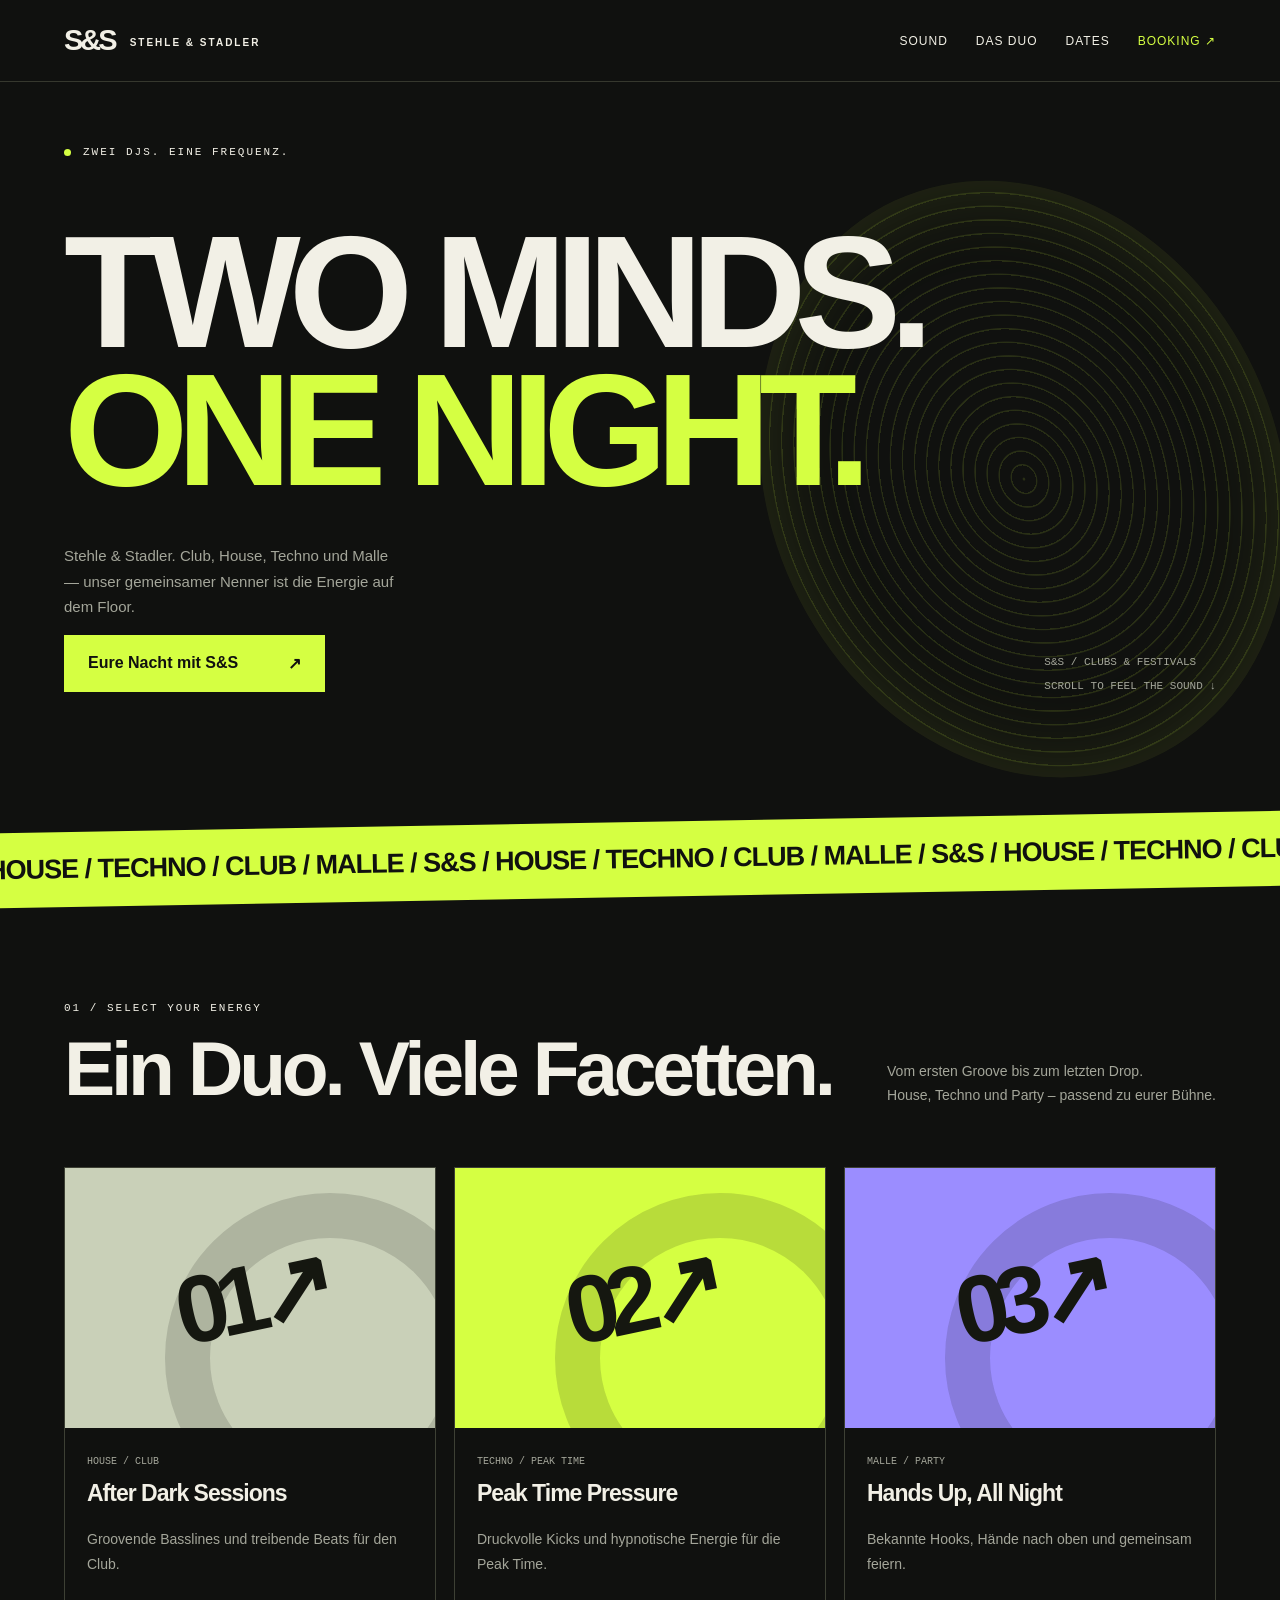
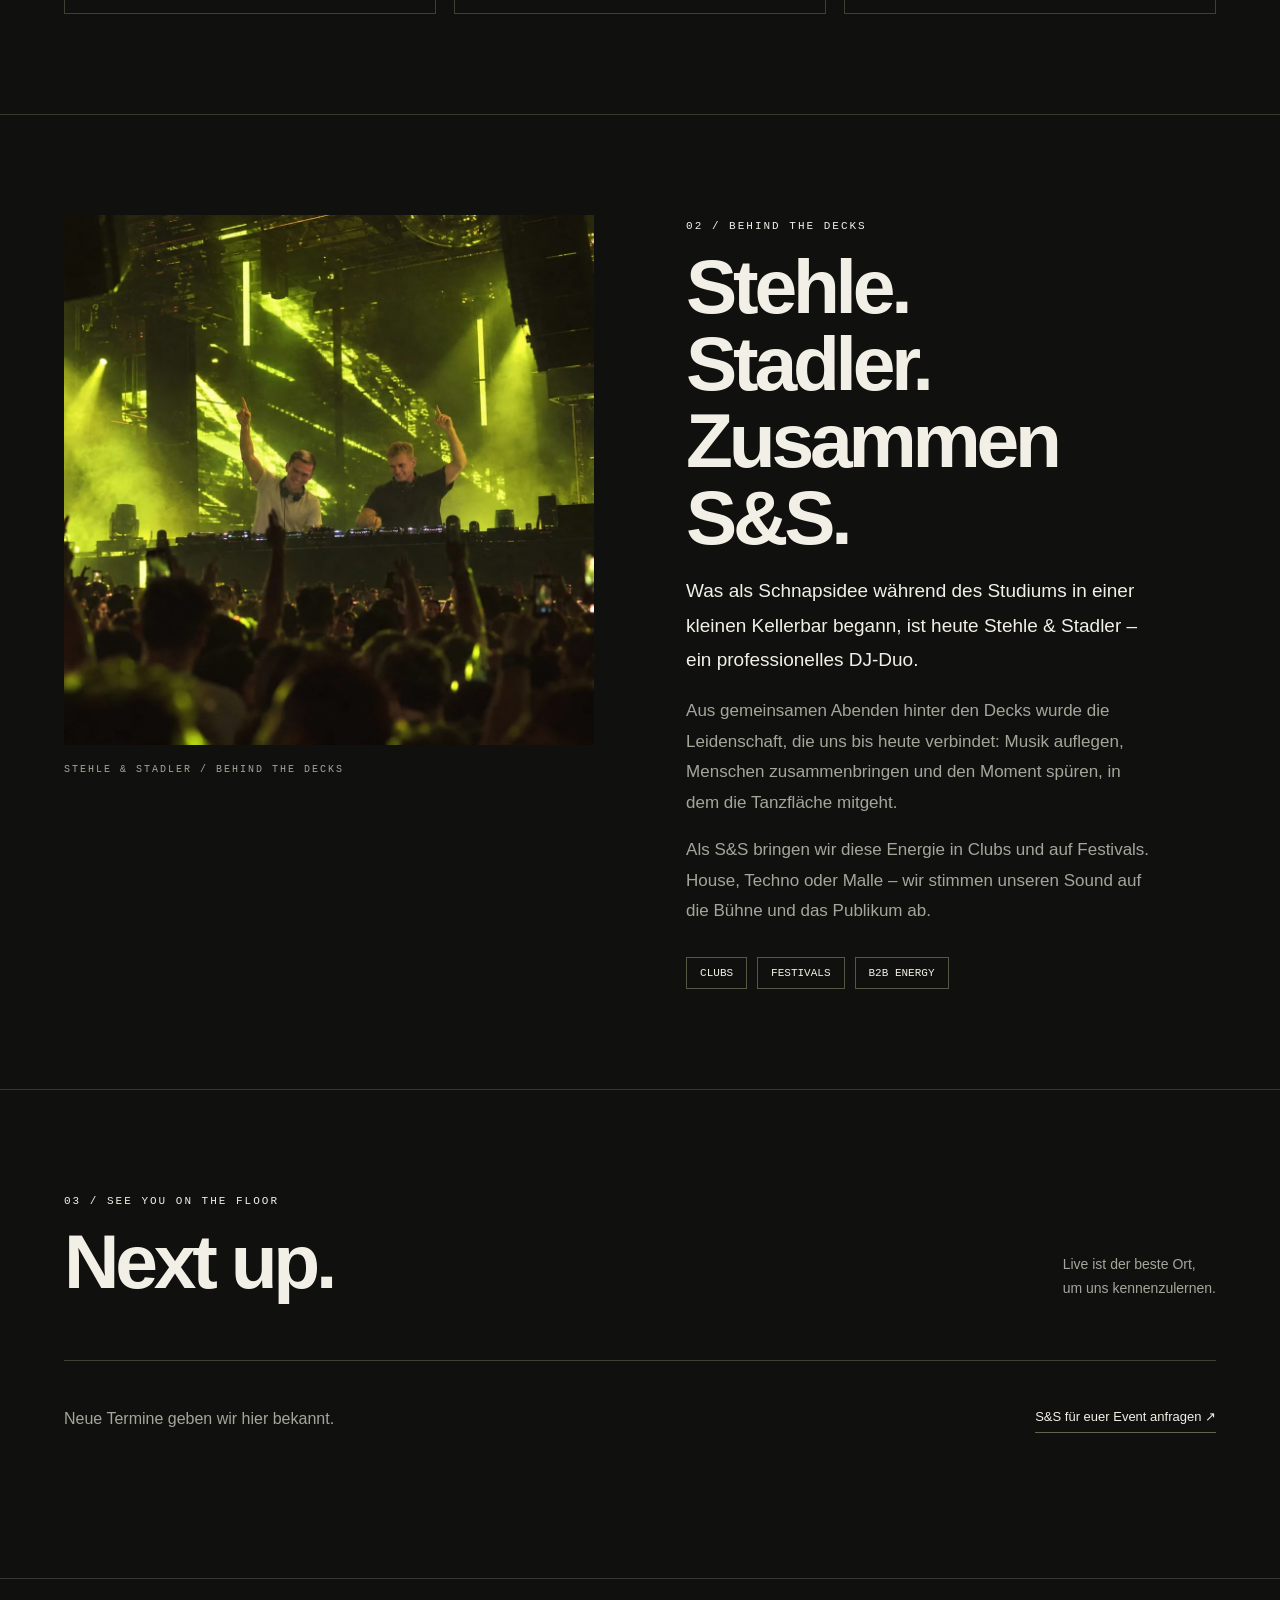
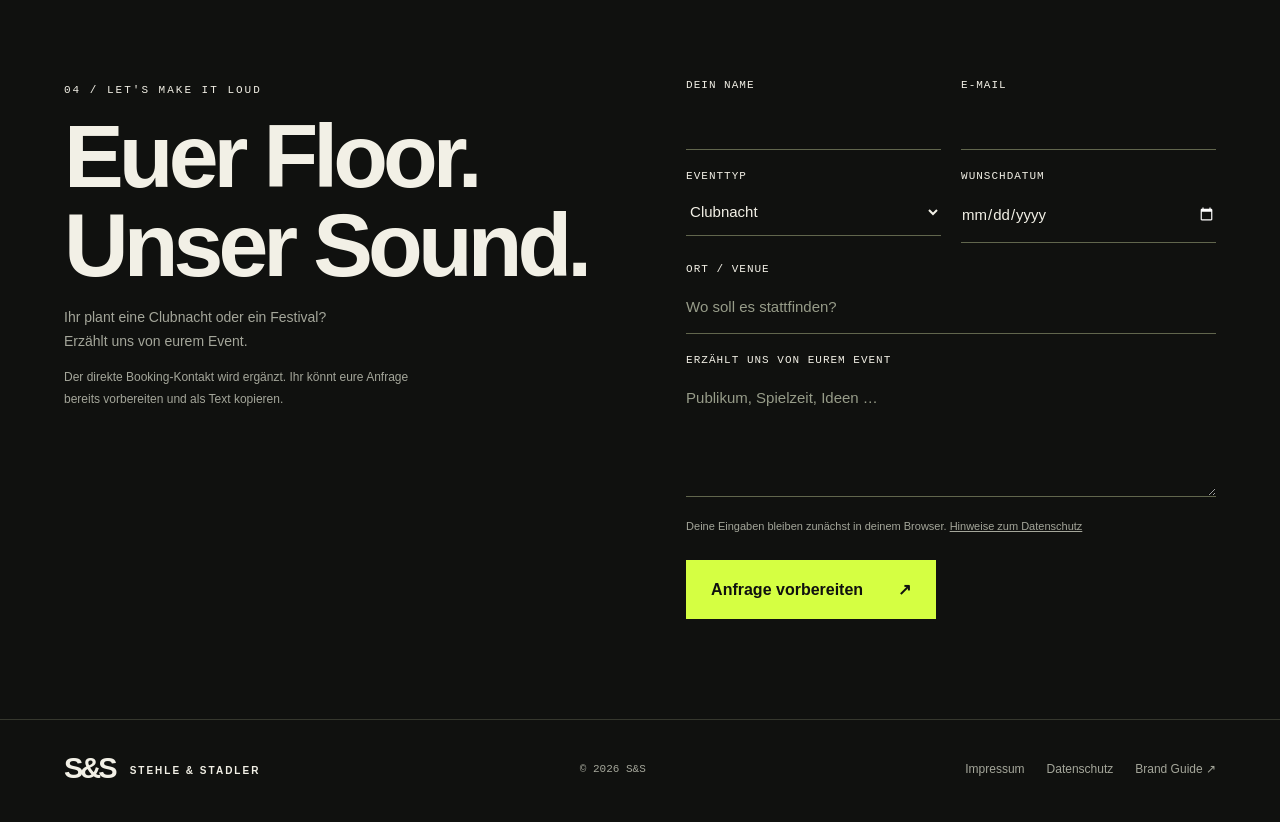
<file: public/index.html>
<!doctype html>
<html lang="de"><head><meta charset="utf-8"><meta name="viewport" content="width=device-width,initial-scale=1"><meta name="description" content="S&S — Stehle & Stadler. Club, House, Techno und Malle. DJ-Duo für Clubs und Festivals."><title>S&S — Stehle & Stadler</title><meta name="theme-color" content="#10110f"><link rel="icon" type="image/svg+xml" href="assets/favicon.svg"><link rel="stylesheet" href="styles.css"><script src="config.js" defer></script><script src="app.js" defer></script></head><body><a class="skip" href="#main">Zum Inhalt springen</a>
<header class="site-header"><a href="#" class="wordmark" aria-label="S&S Startseite">S&S<span>STEHLE & STADLER</span></a><button class="menu-button" aria-expanded="false" aria-controls="navigation">Menü ☰</button><nav id="navigation" aria-label="Hauptnavigation"><a href="#sound">Sound</a><a href="#duo">Das Duo</a><a href="#dates">Dates</a><a href="#booking" class="navbook">Booking ↗</a></nav></header>
<main id="main"><section class="hero"><div class="orb" aria-hidden="true"></div><div class="status eyebrow"><span class="dot"></span> Zwei DJs. Eine Frequenz.</div><h1>Two minds.<br><em>One night.</em></h1><div class="hero-bottom"><div><p>Stehle & Stadler. Club, House, Techno und Malle — unser gemeinsamer Nenner ist die Energie auf dem Floor.</p><a class="cta" href="#booking">Eure Nacht mit S&S <span>↗</span></a></div><span class="hero-index">S&S / CLUBS & FESTIVALS<br><br>SCROLL TO FEEL THE SOUND ↓</span></div></section>
<div class="ticker" aria-hidden="true">HOUSE / TECHNO / CLUB / MALLE / S&S / HOUSE / TECHNO / CLUB / MALLE / S&S / HOUSE / TECHNO / CLUB / MALLE</div>
<section id="sound" class="section"><div class="section-head"><div><span class="eyebrow">01 / Select your energy</span><h2>Ein Duo. Viele Facetten.</h2></div><p class="muted">Vom ersten Groove bis zum letzten Drop.<br>House, Techno und Party – passend zu eurer Bühne.</p></div><div class="sound-grid"><article class="mix"><div class="cover"><b>01↗</b></div><div class="mix-info"><small>HOUSE / CLUB</small><h3>After Dark Sessions</h3><p>Groovende Basslines und treibende Beats für den Club.</p></div></article><article class="mix"><div class="cover"><b>02↗</b></div><div class="mix-info"><small>TECHNO / PEAK TIME</small><h3>Peak Time Pressure</h3><p>Druckvolle Kicks und hypnotische Energie für die Peak Time.</p></div></article><article class="mix"><div class="cover"><b>03↗</b></div><div class="mix-info"><small>MALLE / PARTY</small><h3>Hands Up, All Night</h3><p>Bekannte Hooks, Hände nach oben und gemeinsam feiern.</p></div></article></div><div class="sound-links" id="sound-links" hidden></div></section>
<section id="duo" class="section duo"><figure class="duo-art"><picture><source srcset="assets/stehle-stadler-live.webp" type="image/webp"><img src="assets/stehle-stadler-live.jpg" width="1448" height="1086" alt="Stehle und Stadler gemeinsam an den DJ-Decks vor Publikum in grünem Bühnenlicht" loading="lazy"></picture><figcaption>STEHLE & STADLER / BEHIND THE DECKS</figcaption></figure><div><span class="eyebrow">02 / Behind the decks</span><h2>Stehle.<br>Stadler.<br>Zusammen S&S.</h2><p class="story-lead">Was als Schnapsidee während des Studiums in einer kleinen Kellerbar begann, ist heute Stehle & Stadler – ein professionelles DJ-Duo.</p><p>Aus gemeinsamen Abenden hinter den Decks wurde die Leidenschaft, die uns bis heute verbindet: Musik auflegen, Menschen zusammenbringen und den Moment spüren, in dem die Tanzfläche mitgeht.</p><p>Als S&S bringen wir diese Energie in Clubs und auf Festivals. House, Techno oder Malle – wir stimmen unseren Sound auf die Bühne und das Publikum ab.</p><div class="tags"><span>CLUBS</span><span>FESTIVALS</span><span>B2B ENERGY</span></div></div></section>
<section id="dates" class="section"><div class="section-head"><div><span class="eyebrow">03 / See you on the floor</span><h2>Next up.</h2></div><p class="muted">Live ist der beste Ort,<br>um uns kennenzulernen.</p></div><div id="event-list"></div><div class="dates-empty" id="dates-empty"><p>Neue Termine geben wir hier bekannt.</p><a class="text-link" href="#booking">S&S für euer Event anfragen ↗</a></div></section>
<section id="booking" class="section booking"><div><span class="eyebrow">04 / Let's make it loud</span><h2>Euer Floor.<br>Unser Sound.</h2><p class="muted">Ihr plant eine Clubnacht oder ein Festival?<br>Erzählt uns von eurem Event.</p><a id="booking-email" class="text-link" hidden></a><div id="social-links" class="social-links" hidden></div><p class="booking-note" id="booking-note">Der direkte Booking-Kontakt wird ergänzt. Ihr könnt eure Anfrage bereits vorbereiten und als Text kopieren.</p></div><form id="booking-form"><div class="form-row"><label for="name">Dein Name<input id="name" name="name" autocomplete="name" maxlength="120" required></label><label for="email">E-Mail<input id="email" name="email" type="email" autocomplete="email" maxlength="200" required></label></div><div class="form-row"><label for="event">Eventtyp<select id="event" name="event"><option>Clubnacht</option><option>Festival</option><option>Party / Malle</option><option>Sonstiges</option></select></label><label for="date">Wunschdatum<input id="date" name="date" type="date"></label></div><label for="venue">Ort / Venue<input id="venue" name="venue" maxlength="200" placeholder="Wo soll es stattfinden?"></label><label for="message">Erzählt uns von eurem Event<textarea id="message" name="message" rows="4" maxlength="4000" placeholder="Publikum, Spielzeit, Ideen …" required></textarea></label><p class="form-privacy">Deine Eingaben bleiben zunächst in deinem Browser. <a href="datenschutz.html">Hinweise zum Datenschutz</a></p><button type="submit" class="button">Anfrage vorbereiten <span aria-hidden="true">↗</span></button><div id="request-result" class="request-result" hidden><h3>Deine Anfrage ist vorbereitet.</h3><p id="request-info">Es wurde nichts versendet. Kopiere den Text für eure spätere Kontaktaufnahme.</p><label for="request-text">Anfragetext<textarea id="request-text" rows="9" readonly></textarea></label><div class="result-actions"><button type="button" class="button button-outline" id="copy-request">Text kopieren</button><a id="open-mail" class="button" hidden>E-Mail öffnen ↗</a></div><p id="copy-status" role="status" aria-live="polite"></p></div></form></section></main>
<footer><a class="wordmark" href="#main" aria-label="S&S Startseite">S&S<span>STEHLE & STADLER</span></a><span class="demo-note">© <span id="year">2026</span> S&S</span><div class="footer-links"><a href="impressum.html">Impressum</a><a href="datenschutz.html">Datenschutz</a><a href="brand.html">Brand Guide ↗</a></div></footer><noscript><p class="noscript">Die Website ist ohne JavaScript lesbar. Für die Anfragevorbereitung und ergänzte Angaben bitte JavaScript aktivieren.</p></noscript></body></html>
</file>
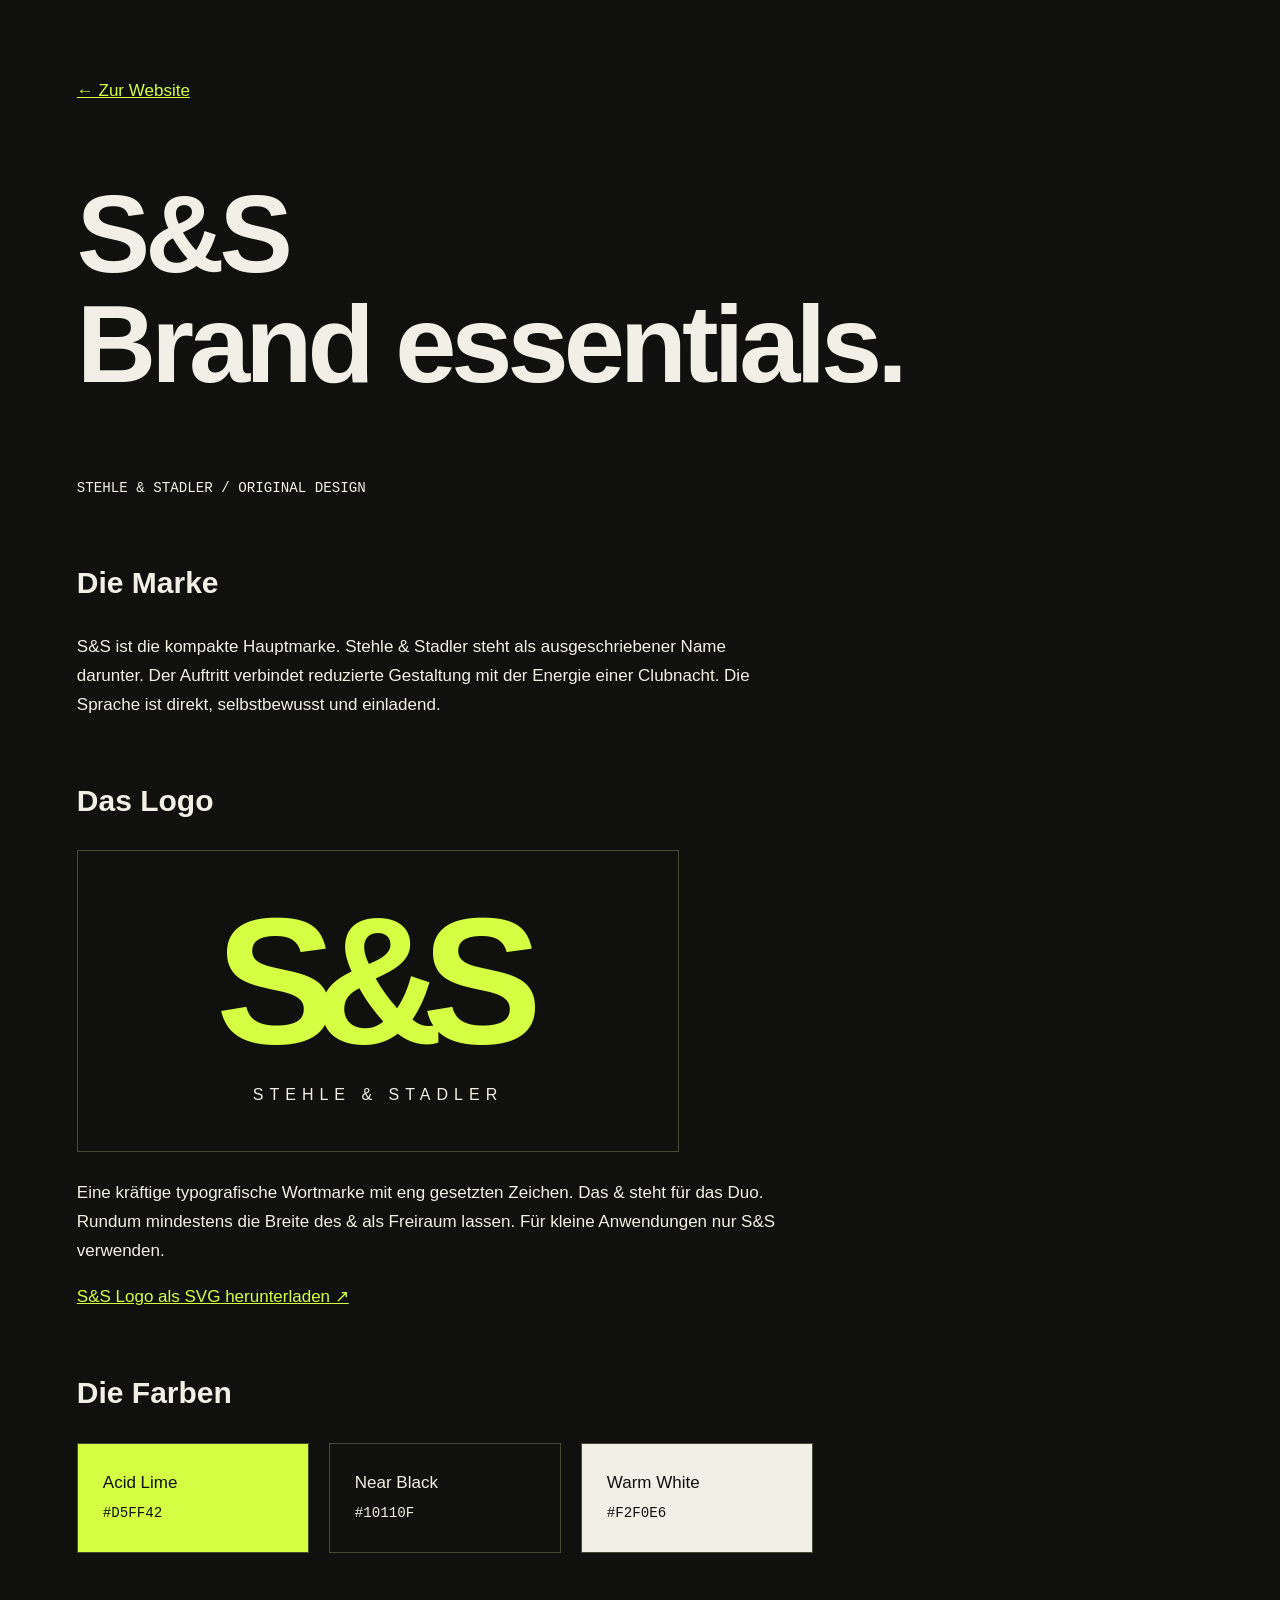
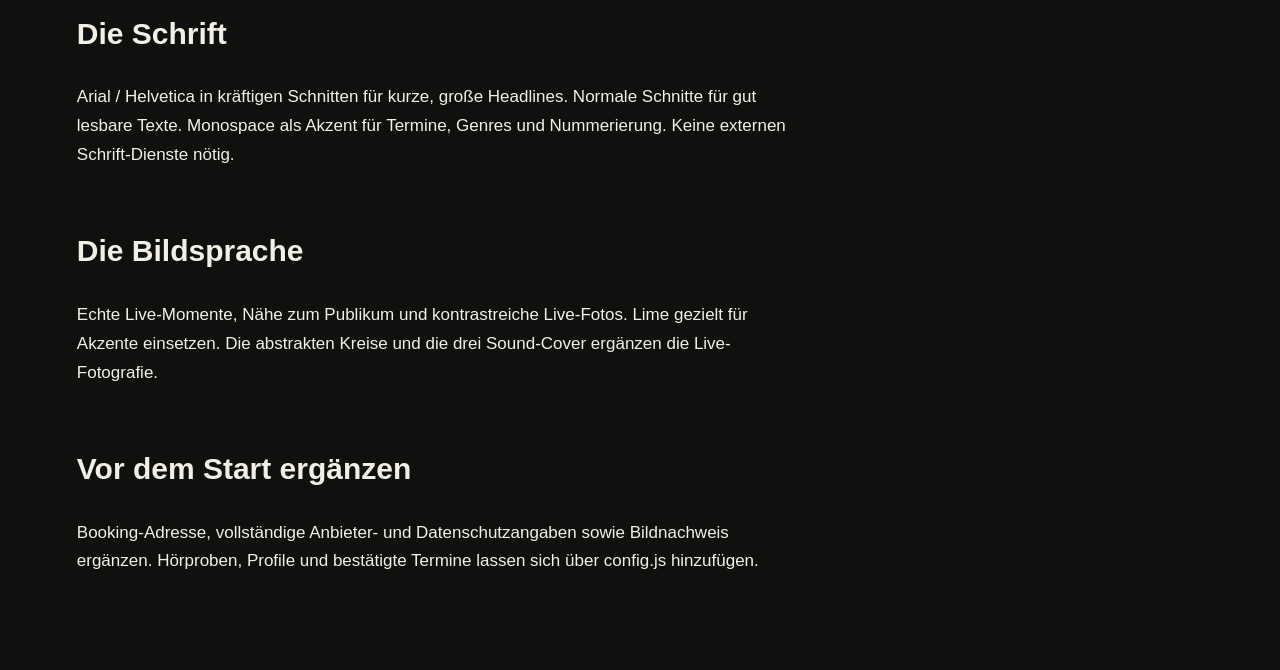
<file: public/brand.html>
<!doctype html><html lang="de"><meta charset="utf-8"><meta name="viewport" content="width=device-width,initial-scale=1"><title>S&S / Brand Guide</title><style>body{background:#10110f;color:#f2f0e6;font:17px/1.7 Arial;margin:0;padding:6%;max-width:1000px}a{color:#d5ff42}h1{font-size:clamp(50px,9vw,110px);letter-spacing:-5px;line-height:1}h2{margin-top:55px;font-size:30px}img{width:100%;max-width:600px;border:1px solid #464b36}.colors{display:flex;flex-wrap:wrap;gap:20px}.colors div{padding:25px;min-width:180px;border:1px solid #464b36}small{font-family:monospace}p{max-width:720px}</style><a href="index.html">← Zur Website</a><h1>S&S<br>Brand essentials.</h1><small>STEHLE & STADLER / ORIGINAL DESIGN</small><h2>Die Marke</h2><p>S&S ist die kompakte Hauptmarke. Stehle & Stadler steht als ausgeschriebener Name darunter. Der Auftritt verbindet reduzierte Gestaltung mit der Energie einer Clubnacht. Die Sprache ist direkt, selbstbewusst und einladend.</p><h2>Das Logo</h2><img src="logo.svg" alt="S&S Logo mit Stehle & Stadler"><p>Eine kräftige typografische Wortmarke mit eng gesetzten Zeichen. Das & steht für das Duo. Rundum mindestens die Breite des & als Freiraum lassen. Für kleine Anwendungen nur S&S verwenden.</p><a href="logo.svg" download>S&S Logo als SVG herunterladen ↗</a><h2>Die Farben</h2><div class="colors"><div style="background:#d5ff42;color:#10110f">Acid Lime<br><small>#D5FF42</small></div><div>Near Black<br><small>#10110F</small></div><div style="background:#f2f0e6;color:#10110f">Warm White<br><small>#F2F0E6</small></div></div><h2>Die Schrift</h2><p>Arial / Helvetica in kräftigen Schnitten für kurze, große Headlines. Normale Schnitte für gut lesbare Texte. Monospace als Akzent für Termine, Genres und Nummerierung. Keine externen Schrift-Dienste nötig.</p><h2>Die Bildsprache</h2><p>Echte Live-Momente, Nähe zum Publikum und kontrastreiche Live-Fotos. Lime gezielt für Akzente einsetzen. Die abstrakten Kreise und die drei Sound-Cover ergänzen die Live-Fotografie.</p><h2>Vor dem Start ergänzen</h2><p>Booking-Adresse, vollständige Anbieter- und Datenschutzangaben sowie Bildnachweis ergänzen. Hörproben, Profile und bestätigte Termine lassen sich über config.js hinzufügen.</p></html>
</file>
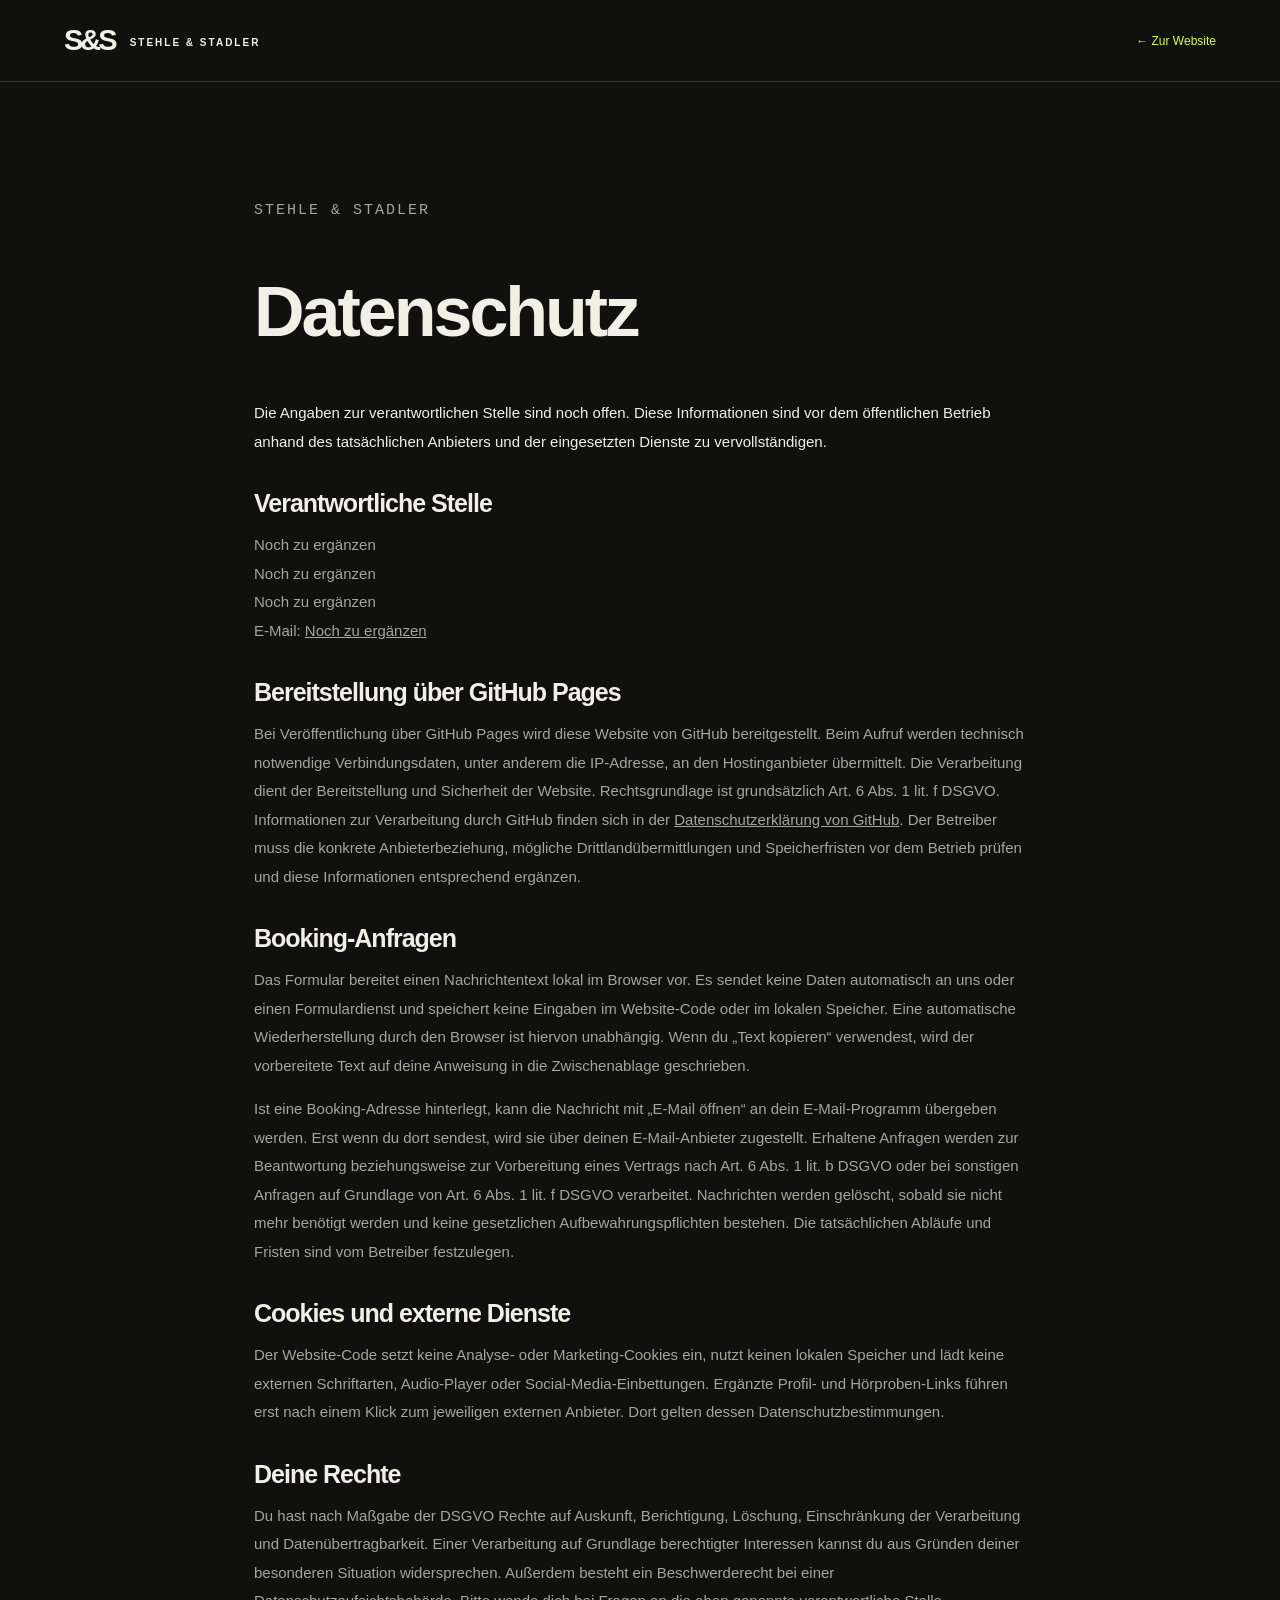
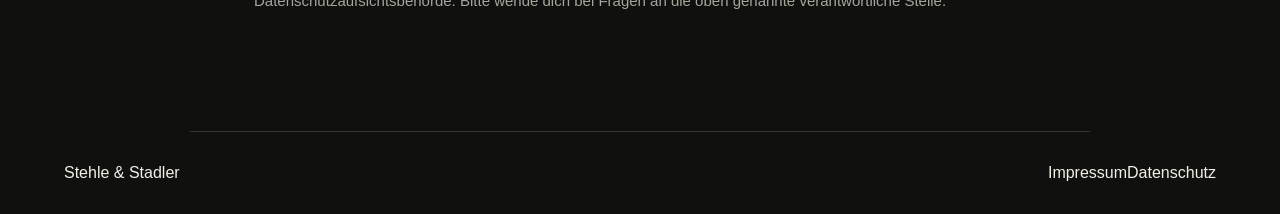
<file: public/datenschutz.html>
<!doctype html><html lang="de"><head><meta charset="utf-8"><meta name="viewport" content="width=device-width,initial-scale=1"><meta name="robots" content="noindex"><title>Datenschutz | Stehle & Stadler</title><link rel="icon" href="assets/favicon.svg" type="image/svg+xml"><link rel="stylesheet" href="styles.css"><script src="config.js" defer></script><script src="app.js" defer></script></head><body><header class="header"><a class="wordmark" href="./" aria-label="S&S Startseite">S&S<span>STEHLE & STADLER</span></a><a class="back" href="./">← Zur Website</a></header><main class="section legal"><p class="eyebrow">Stehle & Stadler</p><h1>Datenschutz</h1><p class="notice" data-legal-warning>Die Angaben zur verantwortlichen Stelle sind noch offen. Diese Informationen sind vor dem öffentlichen Betrieb anhand des tatsächlichen Anbieters und der eingesetzten Dienste zu vervollständigen.</p><h2>Verantwortliche Stelle</h2><p><span data-legal="operator">Noch zu ergänzen</span><br><span data-legal="street">Noch zu ergänzen</span><br><span data-legal="city">Noch zu ergänzen</span><br>E-Mail: <a data-legal="email">Noch zu ergänzen</a></p><h2>Bereitstellung über GitHub Pages</h2><p>Bei Veröffentlichung über GitHub Pages wird diese Website von GitHub bereitgestellt. Beim Aufruf werden technisch notwendige Verbindungsdaten, unter anderem die IP-Adresse, an den Hostinganbieter übermittelt. Die Verarbeitung dient der Bereitstellung und Sicherheit der Website. Rechtsgrundlage ist grundsätzlich Art. 6 Abs. 1 lit. f DSGVO. Informationen zur Verarbeitung durch GitHub finden sich in der <a href="https://docs.github.com/en/site-policy/privacy-policies/github-general-privacy-statement" target="_blank" rel="noopener noreferrer">Datenschutzerklärung von GitHub</a>. Der Betreiber muss die konkrete Anbieterbeziehung, mögliche Drittlandübermittlungen und Speicherfristen vor dem Betrieb prüfen und diese Informationen entsprechend ergänzen.</p><h2>Booking-Anfragen</h2><p>Das Formular bereitet einen Nachrichtentext lokal im Browser vor. Es sendet keine Daten automatisch an uns oder einen Formulardienst und speichert keine Eingaben im Website-Code oder im lokalen Speicher. Eine automatische Wiederherstellung durch den Browser ist hiervon unabhängig. Wenn du „Text kopieren“ verwendest, wird der vorbereitete Text auf deine Anweisung in die Zwischenablage geschrieben.</p><p>Ist eine Booking-Adresse hinterlegt, kann die Nachricht mit „E-Mail öffnen“ an dein E-Mail-Programm übergeben werden. Erst wenn du dort sendest, wird sie über deinen E-Mail-Anbieter zugestellt. Erhaltene Anfragen werden zur Beantwortung beziehungsweise zur Vorbereitung eines Vertrags nach Art. 6 Abs. 1 lit. b DSGVO oder bei sonstigen Anfragen auf Grundlage von Art. 6 Abs. 1 lit. f DSGVO verarbeitet. Nachrichten werden gelöscht, sobald sie nicht mehr benötigt werden und keine gesetzlichen Aufbewahrungspflichten bestehen. Die tatsächlichen Abläufe und Fristen sind vom Betreiber festzulegen.</p><h2>Cookies und externe Dienste</h2><p>Der Website-Code setzt keine Analyse- oder Marketing-Cookies ein, nutzt keinen lokalen Speicher und lädt keine externen Schriftarten, Audio-Player oder Social-Media-Einbettungen. Ergänzte Profil- und Hörproben-Links führen erst nach einem Klick zum jeweiligen externen Anbieter. Dort gelten dessen Datenschutzbestimmungen.</p><h2>Deine Rechte</h2><p>Du hast nach Maßgabe der DSGVO Rechte auf Auskunft, Berichtigung, Löschung, Einschränkung der Verarbeitung und Datenübertragbarkeit. Einer Verarbeitung auf Grundlage berechtigter Interessen kannst du aus Gründen deiner besonderen Situation widersprechen. Außerdem besteht ein Beschwerderecht bei einer Datenschutzaufsichtsbehörde. Bitte wende dich bei Fragen an die oben genannte verantwortliche Stelle.</p></main><footer class="footer"><span>Stehle & Stadler</span><div><a href="impressum.html">Impressum</a><a href="datenschutz.html">Datenschutz</a></div></footer></body></html>
</file>
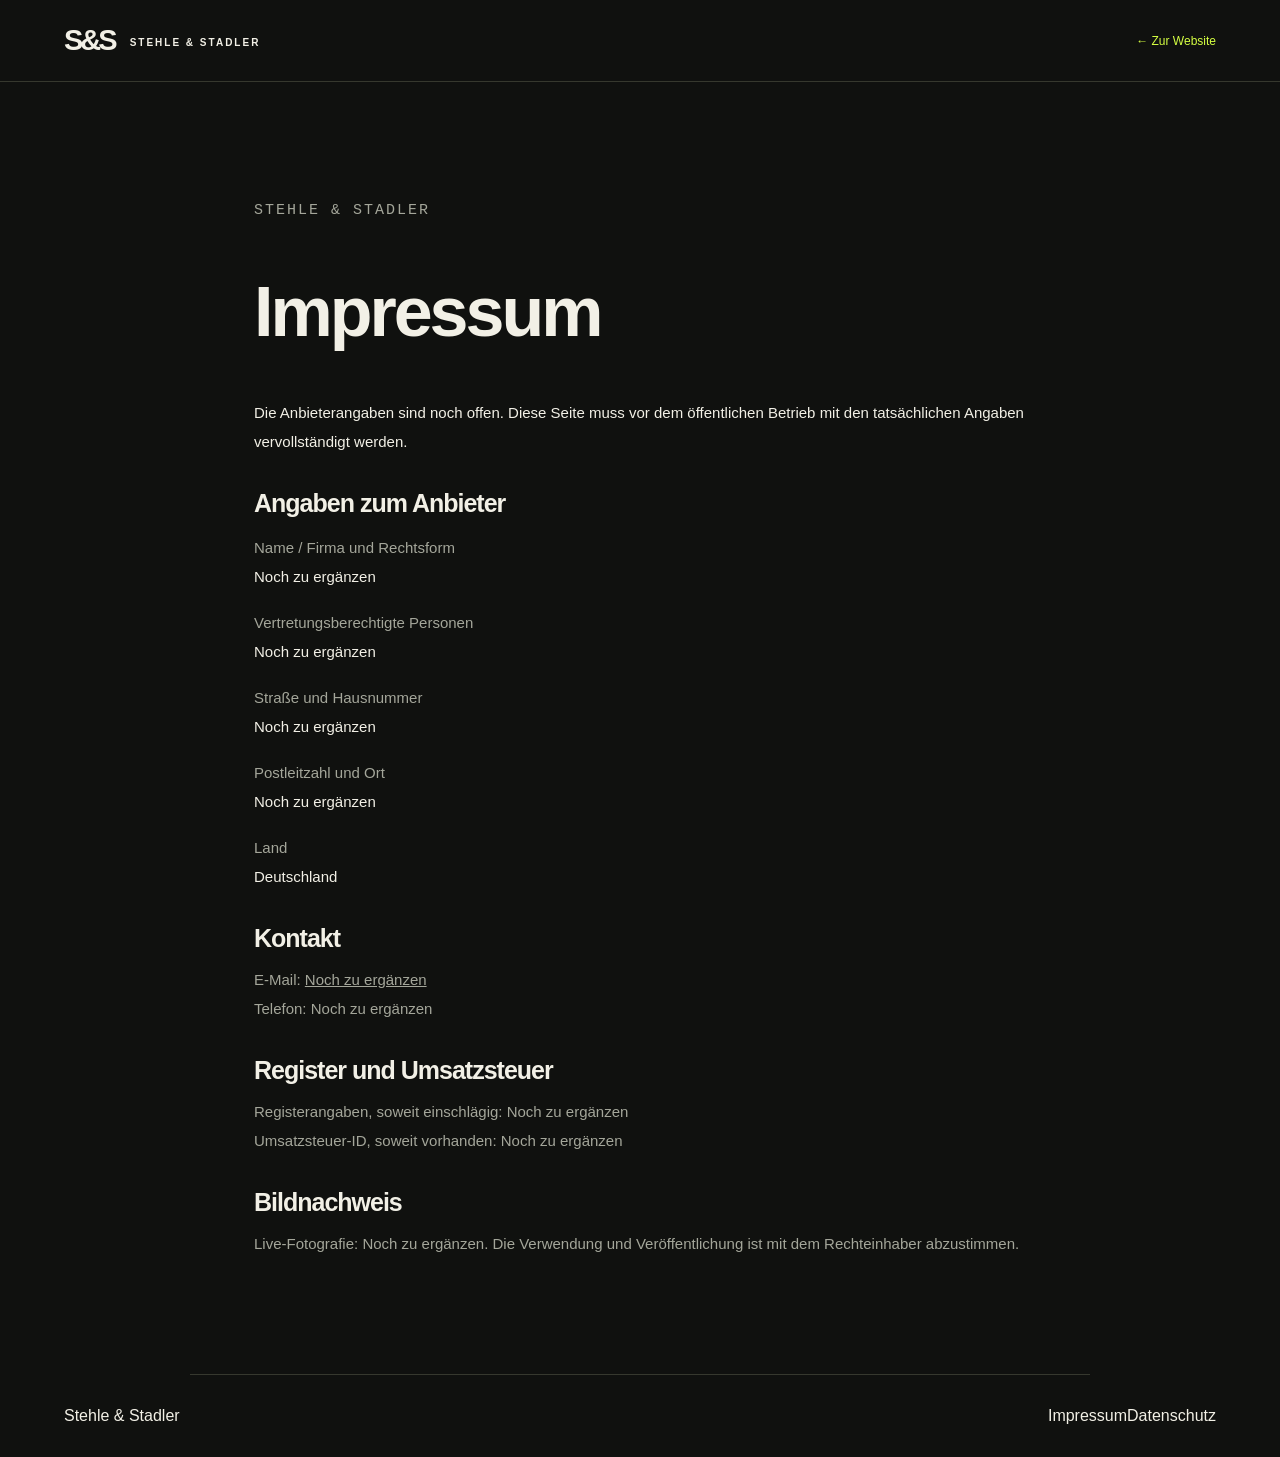
<file: public/impressum.html>
<!doctype html><html lang="de"><head><meta charset="utf-8"><meta name="viewport" content="width=device-width,initial-scale=1"><meta name="robots" content="noindex"><title>Impressum | Stehle & Stadler</title><link rel="icon" href="assets/favicon.svg" type="image/svg+xml"><link rel="stylesheet" href="styles.css"><script src="config.js" defer></script><script src="app.js" defer></script></head><body><header class="header"><a class="wordmark" href="./" aria-label="S&S Startseite">S&S<span>STEHLE & STADLER</span></a><a class="back" href="./">← Zur Website</a></header><main class="section legal"><p class="eyebrow">Stehle & Stadler</p><h1>Impressum</h1><p class="notice" data-legal-warning>Die Anbieterangaben sind noch offen. Diese Seite muss vor dem öffentlichen Betrieb mit den tatsächlichen Angaben vervollständigt werden.</p><h2>Angaben zum Anbieter</h2><dl><dt>Name / Firma und Rechtsform</dt><dd data-legal="operator">Noch zu ergänzen</dd><dt>Vertretungsberechtigte Personen</dt><dd data-legal="representative">Noch zu ergänzen</dd><dt>Straße und Hausnummer</dt><dd data-legal="street">Noch zu ergänzen</dd><dt>Postleitzahl und Ort</dt><dd data-legal="city">Noch zu ergänzen</dd><dt>Land</dt><dd data-legal="country">Deutschland</dd></dl><h2>Kontakt</h2><p>E-Mail: <a data-legal="email">Noch zu ergänzen</a><br>Telefon: <span data-legal="phone">Noch zu ergänzen</span></p><h2>Register und Umsatzsteuer</h2><p>Registerangaben, soweit einschlägig: <span data-legal="register">Noch zu ergänzen</span><br>Umsatzsteuer-ID, soweit vorhanden: <span data-legal="vatId">Noch zu ergänzen</span></p><h2>Bildnachweis</h2><p>Live-Fotografie: <span data-legal="photoCredit">Noch zu ergänzen</span>. Die Verwendung und Veröffentlichung ist mit dem Rechteinhaber abzustimmen.</p></main><footer class="footer"><span>Stehle & Stadler</span><div><a href="impressum.html">Impressum</a><a href="datenschutz.html">Datenschutz</a></div></footer></body></html>
</file>
<file: public/styles.css>
:root{--bg:#10110f;--ink:#f2f0e6;--acid:#d5ff42;--muted:#a4a69a}*{box-sizing:border-box}html{scroll-behavior:smooth}body{margin:0;background:var(--bg);color:var(--ink);font-family:Arial,Helvetica,sans-serif}a{color:inherit;text-decoration:none}button,input,select,textarea{font:inherit}button,a,input,textarea,select{touch-action:manipulation}a:focus-visible,button:focus-visible{outline:2px solid var(--acid);outline-offset:6px}header{padding:24px 5%;display:flex;align-items:center;justify-content:space-between;border-bottom:1px solid #36382e}.wordmark{font-size:29px;font-weight:900;letter-spacing:-3px}.wordmark span{font-size:10px;letter-spacing:2px;margin-left:15px;vertical-align:middle}nav{display:flex;gap:28px;font-size:12px;text-transform:uppercase;letter-spacing:1px}.navbook{color:var(--acid)}main{overflow:hidden}.hero{min-height:740px;padding:64px 5% 30px;position:relative;isolation:isolate}.eyebrow{font:11px monospace;letter-spacing:2px;text-transform:uppercase}.status{display:flex;gap:12px;align-items:center}.dot{width:7px;height:7px;background:var(--acid);border-radius:50%}.hero h1{font-size:clamp(72px,12.5vw,188px);line-height:.86;letter-spacing:-.075em;text-transform:uppercase;margin:65px 0 30px;position:relative;z-index:2;font-weight:900}.hero h1 em{font-style:normal;color:var(--acid)}.orb{position:absolute;right:-4%;top:90px;width:48vw;height:48vw;max-width:680px;max-height:680px;border-radius:50%;background:repeating-radial-gradient(ellipse at center,#d5ff4220 0 1px,transparent 2px 14px);transform:rotate(-25deg) scaleX(.83);box-shadow:inset 0 0 100px #d5ff4220;z-index:-1}.hero-bottom{display:flex;justify-content:space-between;gap:30px;align-items:end}.hero p{max-width:340px;color:var(--muted);line-height:1.7;font-size:15px}.cta{display:inline-flex;justify-content:space-between;gap:50px;align-items:center;padding:19px 24px;background:var(--acid);color:#10110f;border:0;font-weight:bold;cursor:pointer}.hero-index{font:11px monospace;color:var(--muted)}.ticker{background:var(--acid);color:#10110f;padding:22px 0;white-space:nowrap;font-size:27px;font-weight:900;letter-spacing:-1px;transform:rotate(-1deg);width:102%;margin-left:-1%}.section{padding:100px 5%;border-bottom:1px solid #36382e}.section-head{display:flex;justify-content:space-between;align-items:end;gap:20px;margin-bottom:45px}h2{font-size:clamp(40px,6vw,84px);line-height:1;letter-spacing:-.055em;margin:15px 0}h3{letter-spacing:-1px}.muted{color:var(--muted);font-size:14px;line-height:1.7}.sound-grid{display:grid;grid-template-columns:repeat(3,1fr);gap:18px}.mix{border:1px solid #3d4034}.cover{height:260px;display:grid;place-items:center;position:relative;overflow:hidden;background:#c9d0b8;color:#151710}.cover b{font-size:95px;letter-spacing:-12px;transform:rotate(-12deg);z-index:1}.cover:before{content:'';position:absolute;width:240px;height:240px;border:45px solid #10110f25;border-radius:50%;transform:translate(80px,60px)}.mix:nth-child(2) .cover{background:#d5ff42}.mix:nth-child(3) .cover{background:#9b8dff}.mix-info{padding:22px}.mix-info small{font:10px monospace;color:var(--muted)}.mix-info h3{font-size:23px;margin:12px 0 20px}.play{background:transparent;border:1px solid #61664d;color:var(--ink);padding:10px 14px;cursor:pointer}.play:hover{border-color:var(--acid);color:var(--acid)}.duo{display:grid;grid-template-columns:1fr 1fr;gap:8%}.duo-art{min-height:390px;background:#20231b;display:flex;align-items:center;justify-content:center;position:relative}.duo-art:before{content:'';width:70%;height:70%;border:1px solid #d5ff4260;transform:rotate(-12deg)}.duo-art strong{position:absolute;font-size:clamp(90px,15vw,220px);letter-spacing:-.13em;color:var(--acid);padding-right:25px}.duo-art small{position:absolute;bottom:22px;left:22px;font:10px monospace;letter-spacing:2px}.duo p{max-width:470px;font-size:17px;line-height:1.8;color:var(--muted)}.tags{display:flex;flex-wrap:wrap;gap:10px;margin-top:30px}.tags span{border:1px solid #535744;padding:9px 13px;font:11px monospace}.date{display:grid;grid-template-columns:110px 1fr 1fr auto;gap:20px;padding:25px 0;border-top:1px solid #3d4034;align-items:center}.date strong{font-size:25px;letter-spacing:-1px}.date small{font:11px monospace;color:var(--muted)}.badge{font:10px monospace;border:1px solid #535744;padding:7px 10px;color:var(--muted)}.booking{display:grid;grid-template-columns:1fr 1fr;gap:8%}.booking h2{font-size:clamp(50px,7vw,100px)}label{display:block;font:11px monospace;text-transform:uppercase;letter-spacing:1px;margin-bottom:20px}input,select,textarea{display:block;width:100%;padding:14px 0;color:var(--ink);border:0;border-bottom:1px solid #61664d;background:transparent;border-radius:0;margin-top:6px}select option{background:#20231b}textarea{resize:vertical}.row{display:grid;grid-template-columns:1fr 1fr;gap:20px}.demo-note{font:11px monospace;color:var(--muted);line-height:1.7}footer{padding:32px 5%;display:flex;justify-content:space-between;align-items:center;gap:20px}footer button{border:0;background:none;color:var(--muted);cursor:pointer;font-size:12px}.toast{position:fixed;bottom:25px;left:50%;transform:translateX(-50%);background:var(--ink);color:#10110f;padding:20px 28px;z-index:10;max-width:90%;box-shadow:0 5px 50px #0008;line-height:1.5}.toast[hidden]{display:none}dialog{background:#20231b;color:var(--ink);border:1px solid #61664d;max-width:550px;padding:32px;line-height:1.7}dialog::backdrop{background:#000b}.close{float:right;background:none;color:var(--ink);border:1px solid #61664d;padding:8px;cursor:pointer}@media(max-width:700px){header{padding:20px 5%}.wordmark span{display:none}nav{gap:16px;font-size:10px}nav a:nth-child(2){display:none}.hero{min-height:650px;padding-top:45px}.hero h1{margin-top:95px}.orb{width:95vw;height:95vw;top:90px;right:-30%}.hero-bottom{display:block}.hero-index{display:none}.hero p{max-width:300px}.section{padding:65px 5%}.sound-grid,.duo,.booking{grid-template-columns:1fr}.sound-grid{gap:25px}.cover{height:230px}.duo-art{min-height:320px;margin-bottom:25px}.duo-art strong{font-size:160px}.section-head{display:block}.date{grid-template-columns:65px 1fr auto;gap:12px}.date .location{display:none}.date strong{font-size:19px}.booking form{margin-top:30px}footer{flex-wrap:wrap}.ticker{font-size:21px}.row{grid-template-columns:1fr}}

/* Ergänzungen für echte Inhalte und Veröffentlichung; Basis ist der erste Entwurf. */
[hidden]{display:none!important}html{scroll-padding-top:25px}.skip{position:fixed;top:12px;left:12px;z-index:50;background:var(--acid);color:var(--bg);padding:14px;transform:translateY(-200%)}.skip:focus{transform:none}.hero h1{font-size:clamp(52px,12.5vw,188px)}.ticker{overflow:hidden}.site-header{position:relative;z-index:5}.menu-button{display:none;border:1px solid #61664d;background:none;color:var(--ink);padding:10px 12px}.duo{align-items:start}.duo-art{margin:0;display:block;min-height:0;background:none}.duo-art:before{display:none}.duo-art picture{display:block}.duo-art img{width:100%;height:auto;aspect-ratio:1/1;object-fit:cover;object-position:55% center;display:block}.duo-art figcaption{padding:16px 0;font:10px/1.7 monospace;letter-spacing:2px;color:var(--muted)}.duo .story-lead{color:var(--ink);font-size:19px}.mix-info p{font-size:14px;line-height:1.8;color:var(--muted)}.sound-links{display:flex;gap:15px;flex-wrap:wrap;margin-top:30px}.text-link{display:inline-block;border-bottom:1px solid #61664d;font-size:13px;line-height:1.7;padding-bottom:4px}.text-link:hover{color:var(--acid)}.dates-empty{display:flex;gap:25px;align-items:center;justify-content:space-between;border-top:1px solid #3d4034;padding:28px 0}.dates-empty p{color:var(--muted);line-height:1.8}.event-row{display:grid;grid-template-columns:110px 1fr 1fr auto;gap:20px;padding:25px 0;border-top:1px solid #3d4034;align-items:center}.event-row time{font-size:25px;font-weight:bold}.event-row small{display:block;font:11px monospace;color:var(--muted);margin-top:7px}.location{font-size:14px;color:var(--muted)}.social-links{display:flex;gap:18px;flex-wrap:wrap;margin:25px 0}.booking-note{font-size:12px!important;line-height:1.8;color:var(--muted);max-width:360px}.form-row{display:grid;grid-template-columns:1fr 1fr;gap:20px}input,textarea,select{font:15px/1.6 Arial,sans-serif;letter-spacing:0;min-width:0}input:focus-visible,textarea:focus-visible,select:focus-visible{outline:2px solid var(--acid);outline-offset:4px}input[type=date],select{color-scheme:dark}input::placeholder,textarea::placeholder{color:#979c89;opacity:1}.form-privacy{font-size:11px;line-height:1.8;color:var(--muted);margin-bottom:24px}.form-privacy a{text-decoration:underline}.button{display:inline-flex;align-items:center;justify-content:space-between;gap:35px;padding:19px 24px;background:var(--acid);color:var(--bg);border:1px solid var(--acid);font-weight:bold;cursor:pointer}.button:hover,.cta:hover{background:#e0ff76}.button-outline{background:transparent;color:var(--ink);border-color:#61664d}.button-outline:hover{background:#20231b}.result-actions{display:flex;gap:15px;flex-wrap:wrap}.result-actions .button{font-size:12px;padding:12px}.request-result{margin-top:30px;border-top:1px solid #3d4034;padding-top:20px}.request-result h3{font-size:20px}.request-result p{font-size:13px;line-height:1.8;color:var(--muted)}#request-text{font-size:13px}.footer-links{display:flex;gap:22px;align-items:center;font-size:12px;color:var(--muted)}.legal{max-width:900px;margin:auto;min-height:70vh}.legal h1{font-size:clamp(40px,7vw,70px);letter-spacing:-3px}.legal h2{font-size:25px;letter-spacing:-1px;margin:35px 0 15px}.legal p,.legal li,.legal dl{font-size:15px;line-height:1.9;color:var(--muted)}.legal dt{margin-top:18px}.legal dd{margin-left:0;color:var(--ink)}.legal .notice{color:var(--ink)}.legal a{text-decoration:underline}.back{font-size:12px;color:var(--acid)}.noscript{padding:20px 5%;color:var(--muted);font-size:12px}
@media(max-width:700px){.menu-button{display:block}#navigation{display:none;position:absolute;left:0;right:0;top:100%;padding:20px 5%;background:var(--bg);border-bottom:1px solid #36382e;flex-direction:column;font-size:12px;gap:0}#navigation.open{display:flex}#navigation a,#navigation a:nth-child(2){display:block;padding:14px 0}.wordmark span{display:inline;font-size:8px;letter-spacing:1px;margin-left:10px}.hero{min-height:610px}.hero h1{margin-top:80px}.duo-art img{aspect-ratio:4/3}.duo-art{margin-bottom:15px}.duo .story-lead{font-size:18px}.dates-empty{display:block}.dates-empty .text-link{margin-top:12px}.form-row{grid-template-columns:1fr}.event-row{grid-template-columns:75px 1fr auto;gap:12px}.event-row .location{grid-column:2}.footer-links{flex-wrap:wrap;gap:22px}.legal h1{font-size:40px}}
@media(prefers-reduced-motion:reduce){html{scroll-behavior:auto}*,*:before,*:after{transition:none!important;animation:none!important}}
</file>
